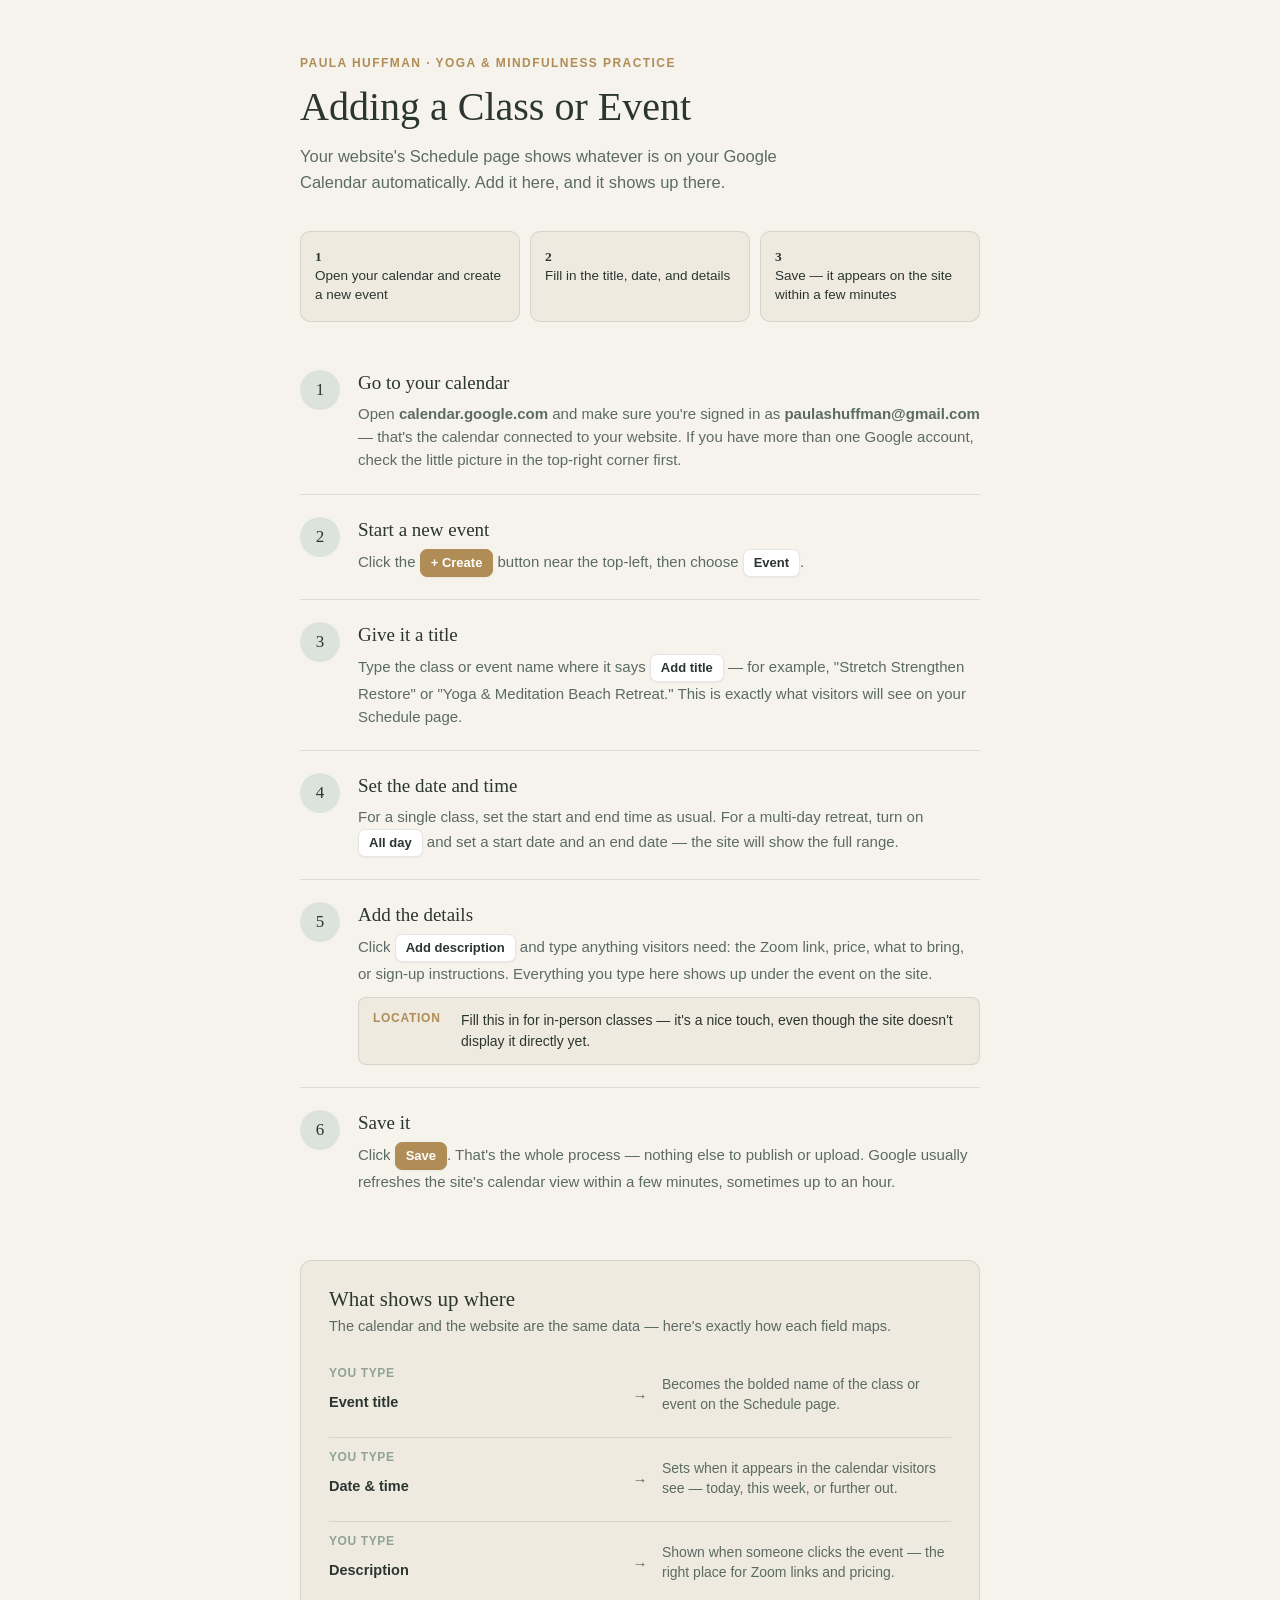
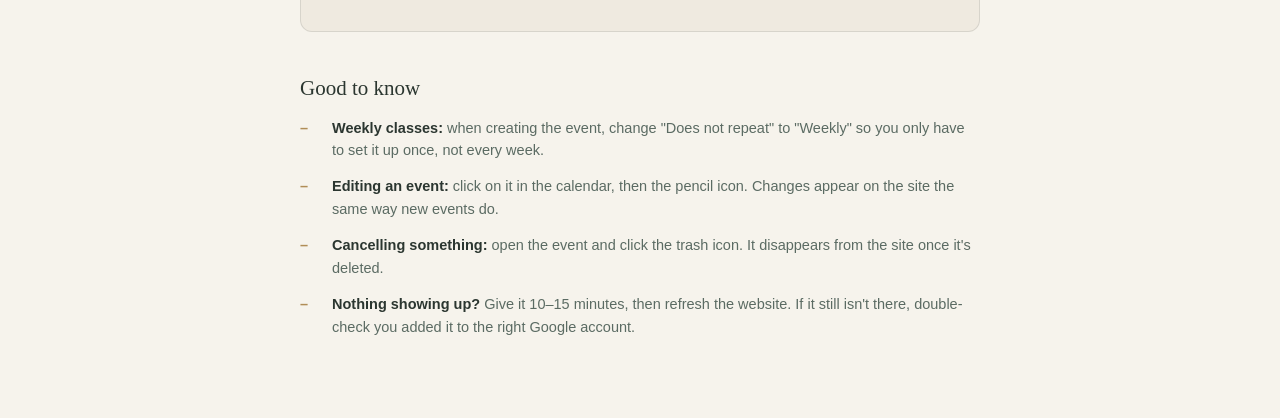
<file: calendar-guide.html>
<!DOCTYPE html>
<html lang="en">
<head>
<meta charset="UTF-8">
<meta name="viewport" content="width=device-width, initial-scale=1.0">
<meta name="robots" content="noindex, nofollow">
<title>Adding a Class or Event &mdash; Paula Huffman</title>
<style>
  :root{
    --ivory:#F6F3EC;
    --paper:#EFEAE0;
    --ink:#2B3630;
    --slate:#5B6B63;
    --sage:#8FA396;
    --sage-soft:#DCE3DD;
    --brass:#B08D57;
    --brass-soft:#E7DAC4;
    --card-border:rgba(43,54,48,0.12);
    --chip-bg:#ffffff;
  }

  *{box-sizing:border-box;}
  body{
    margin:0;
    background:var(--ivory);
    color:var(--ink);
    font-family:-apple-system,BlinkMacSystemFont,"Segoe UI",Roboto,Helvetica,Arial,sans-serif;
    padding:0 20px;
  }
  .wrap{max-width:680px;margin:0 auto;padding:56px 0 80px;}

  .eyebrow{
    font-size:12px;
    letter-spacing:0.12em;
    text-transform:uppercase;
    color:var(--brass);
    font-weight:600;
    margin:0 0 14px;
  }
  h1{
    font-family:Georgia,"Iowan Old Style","Palatino Linotype","Book Antiqua",serif;
    font-weight:400;
    font-size:clamp(30px,5vw,40px);
    line-height:1.15;
    margin:0 0 14px;
    text-wrap:balance;
    color:var(--ink);
  }
  .sub{
    font-size:16.5px;
    line-height:1.55;
    color:var(--slate);
    max-width:52ch;
    margin:0 0 36px;
  }

  /* quick reference strip */
  .quickref{
    display:grid;
    grid-template-columns:repeat(3,1fr);
    gap:10px;
    margin:0 0 48px;
  }
  .qr-tile{
    background:var(--paper);
    border:1px solid var(--card-border);
    border-radius:10px;
    padding:16px 14px;
  }
  .qr-num{
    font-family:Georgia,serif;
    font-size:13px;
    color:var(--brass);
    font-weight:700;
    margin:0 0 6px;
  }
  .qr-tile p{margin:0;font-size:13.5px;color:var(--ink);line-height:1.4;}

  /* steps */
  .steps{display:flex;flex-direction:column;gap:0;margin:0 0 44px;}
  .step{
    display:grid;
    grid-template-columns:40px 1fr;
    gap:18px;
    padding:22px 0;
    border-bottom:1px solid var(--card-border);
  }
  .step:first-child{padding-top:0;}
  .step:last-child{border-bottom:none;}
  .step-num{
    width:40px;height:40px;
    border-radius:50%;
    background:var(--sage-soft);
    color:var(--ink);
    font-family:Georgia,serif;
    font-size:17px;
    display:flex;align-items:center;justify-content:center;
    flex-shrink:0;
  }
  .step h3{
    font-family:Georgia,"Iowan Old Style","Palatino Linotype","Book Antiqua",serif;
    font-weight:400;
    font-size:19px;
    margin:2px 0 8px;
    color:var(--ink);
  }
  .step p{
    margin:0 0 10px;
    font-size:15px;
    line-height:1.55;
    color:var(--slate);
  }
  .step p:last-child{margin-bottom:0;}
  .chip{
    display:inline-flex;
    align-items:center;
    gap:6px;
    background:var(--chip-bg);
    border:1px solid var(--card-border);
    border-radius:7px;
    padding:3px 10px;
    font-size:13px;
    font-weight:600;
    color:var(--ink);
    box-shadow:0 1px 2px rgba(0,0,0,0.05);
  }
  .chip.accent{background:var(--brass);color:#fff;border-color:var(--brass);}
  .field-note{
    display:flex;
    gap:10px;
    align-items:flex-start;
    background:var(--paper);
    border:1px solid var(--card-border);
    border-radius:8px;
    padding:12px 14px;
    margin-top:12px;
  }
  .field-note .k{
    font-size:12px;
    letter-spacing:0.06em;
    text-transform:uppercase;
    color:var(--brass);
    font-weight:700;
    flex-shrink:0;
    padding-top:1px;
    width:78px;
  }
  .field-note .v{font-size:14px;color:var(--ink);line-height:1.5;}

  /* mapping card */
  .map-card{
    background:var(--paper);
    border:1px solid var(--card-border);
    border-radius:12px;
    padding:26px 28px;
    margin:0 0 44px;
  }
  .map-card h2{
    font-family:Georgia,"Iowan Old Style","Palatino Linotype","Book Antiqua",serif;
    font-weight:400;
    font-size:21px;
    margin:0 0 6px;
    color:var(--ink);
  }
  .map-card > p{margin:0 0 20px;font-size:14.5px;color:var(--slate);}
  .map-row{
    display:grid;
    grid-template-columns:1fr 24px 1fr;
    align-items:center;
    gap:10px;
    padding:12px 0;
    border-top:1px solid var(--card-border);
  }
  .map-row:first-of-type{border-top:none;}
  .map-left .label{font-size:12px;letter-spacing:0.05em;text-transform:uppercase;color:var(--sage);font-weight:700;margin:0 0 3px;}
  .map-left .val{font-size:14.5px;color:var(--ink);font-weight:600;}
  .map-arrow{color:var(--slate);text-align:center;font-size:15px;}
  .map-right{font-size:14px;color:var(--slate);line-height:1.4;}

  /* tips */
  .tips h2{
    font-family:Georgia,"Iowan Old Style","Palatino Linotype","Book Antiqua",serif;
    font-weight:400;
    font-size:21px;
    margin:0 0 16px;
    color:var(--ink);
  }
  .tip-list{list-style:none;margin:0;padding:0;display:flex;flex-direction:column;gap:14px;}
  .tip-list li{
    display:grid;
    grid-template-columns:20px 1fr;
    gap:12px;
    font-size:14.5px;
    line-height:1.55;
    color:var(--slate);
  }
  .tip-list li::before{content:"\2013";color:var(--brass);font-weight:700;}
  .tip-list strong{color:var(--ink);}

  @media (max-width:480px){
    .quickref{grid-template-columns:1fr;}
    .step{grid-template-columns:34px 1fr;gap:14px;}
    .step-num{width:34px;height:34px;font-size:15px;}
    .map-row{grid-template-columns:1fr;gap:4px;}
    .map-arrow{display:none;}
  }
</style>
</head>
<body>
<div class="wrap">
  <p class="eyebrow">Paula Huffman &middot; Yoga &amp; Mindfulness Practice</p>
  <h1>Adding a Class or Event</h1>
  <p class="sub">Your website's Schedule page shows whatever is on your Google Calendar automatically. Add it here, and it shows up there.</p>

  <div class="quickref">
    <div class="qr-tile">
      <p class="qr-num">1</p>
      <p>Open your calendar and create a new event</p>
    </div>
    <div class="qr-tile">
      <p class="qr-num">2</p>
      <p>Fill in the title, date, and details</p>
    </div>
    <div class="qr-tile">
      <p class="qr-num">3</p>
      <p>Save &mdash; it appears on the site within a few minutes</p>
    </div>
  </div>

  <div class="steps">
    <div class="step">
      <div class="step-num">1</div>
      <div>
        <h3>Go to your calendar</h3>
        <p>Open <strong>calendar.google.com</strong> and make sure you're signed in as <strong>paulashuffman@gmail.com</strong> &mdash; that's the calendar connected to your website. If you have more than one Google account, check the little picture in the top-right corner first.</p>
      </div>
    </div>

    <div class="step">
      <div class="step-num">2</div>
      <div>
        <h3>Start a new event</h3>
        <p>Click the <span class="chip accent">+ Create</span> button near the top-left, then choose <span class="chip">Event</span>.</p>
      </div>
    </div>

    <div class="step">
      <div class="step-num">3</div>
      <div>
        <h3>Give it a title</h3>
        <p>Type the class or event name where it says <span class="chip">Add title</span> &mdash; for example, "Stretch Strengthen Restore" or "Yoga &amp; Meditation Beach Retreat." This is exactly what visitors will see on your Schedule page.</p>
      </div>
    </div>

    <div class="step">
      <div class="step-num">4</div>
      <div>
        <h3>Set the date and time</h3>
        <p>For a single class, set the start and end time as usual. For a multi-day retreat, turn on <span class="chip">All day</span> and set a start date and an end date &mdash; the site will show the full range.</p>
      </div>
    </div>

    <div class="step">
      <div class="step-num">5</div>
      <div>
        <h3>Add the details</h3>
        <p>Click <span class="chip">Add description</span> and type anything visitors need: the Zoom link, price, what to bring, or sign-up instructions. Everything you type here shows up under the event on the site.</p>
        <div class="field-note">
          <span class="k">Location</span>
          <span class="v">Fill this in for in-person classes &mdash; it's a nice touch, even though the site doesn't display it directly yet.</span>
        </div>
      </div>
    </div>

    <div class="step">
      <div class="step-num">6</div>
      <div>
        <h3>Save it</h3>
        <p>Click <span class="chip accent">Save</span>. That's the whole process &mdash; nothing else to publish or upload. Google usually refreshes the site's calendar view within a few minutes, sometimes up to an hour.</p>
      </div>
    </div>
  </div>

  <div class="map-card">
    <h2>What shows up where</h2>
    <p>The calendar and the website are the same data &mdash; here's exactly how each field maps.</p>
    <div class="map-row">
      <div class="map-left">
        <p class="label">You type</p>
        <p class="val">Event title</p>
      </div>
      <div class="map-arrow">&rarr;</div>
      <div class="map-right">Becomes the bolded name of the class or event on the Schedule page.</div>
    </div>
    <div class="map-row">
      <div class="map-left">
        <p class="label">You type</p>
        <p class="val">Date &amp; time</p>
      </div>
      <div class="map-arrow">&rarr;</div>
      <div class="map-right">Sets when it appears in the calendar visitors see &mdash; today, this week, or further out.</div>
    </div>
    <div class="map-row">
      <div class="map-left">
        <p class="label">You type</p>
        <p class="val">Description</p>
      </div>
      <div class="map-arrow">&rarr;</div>
      <div class="map-right">Shown when someone clicks the event &mdash; the right place for Zoom links and pricing.</div>
    </div>
  </div>

  <div class="tips">
    <h2>Good to know</h2>
    <ul class="tip-list">
      <li><span><strong>Weekly classes:</strong> when creating the event, change "Does not repeat" to "Weekly" so you only have to set it up once, not every week.</span></li>
      <li><span><strong>Editing an event:</strong> click on it in the calendar, then the pencil icon. Changes appear on the site the same way new events do.</span></li>
      <li><span><strong>Cancelling something:</strong> open the event and click the trash icon. It disappears from the site once it's deleted.</span></li>
      <li><span><strong>Nothing showing up?</strong> Give it 10&ndash;15 minutes, then refresh the website. If it still isn't there, double-check you added it to the right Google account.</span></li>
    </ul>
  </div>
</div>
</body>
</html>
</file>
